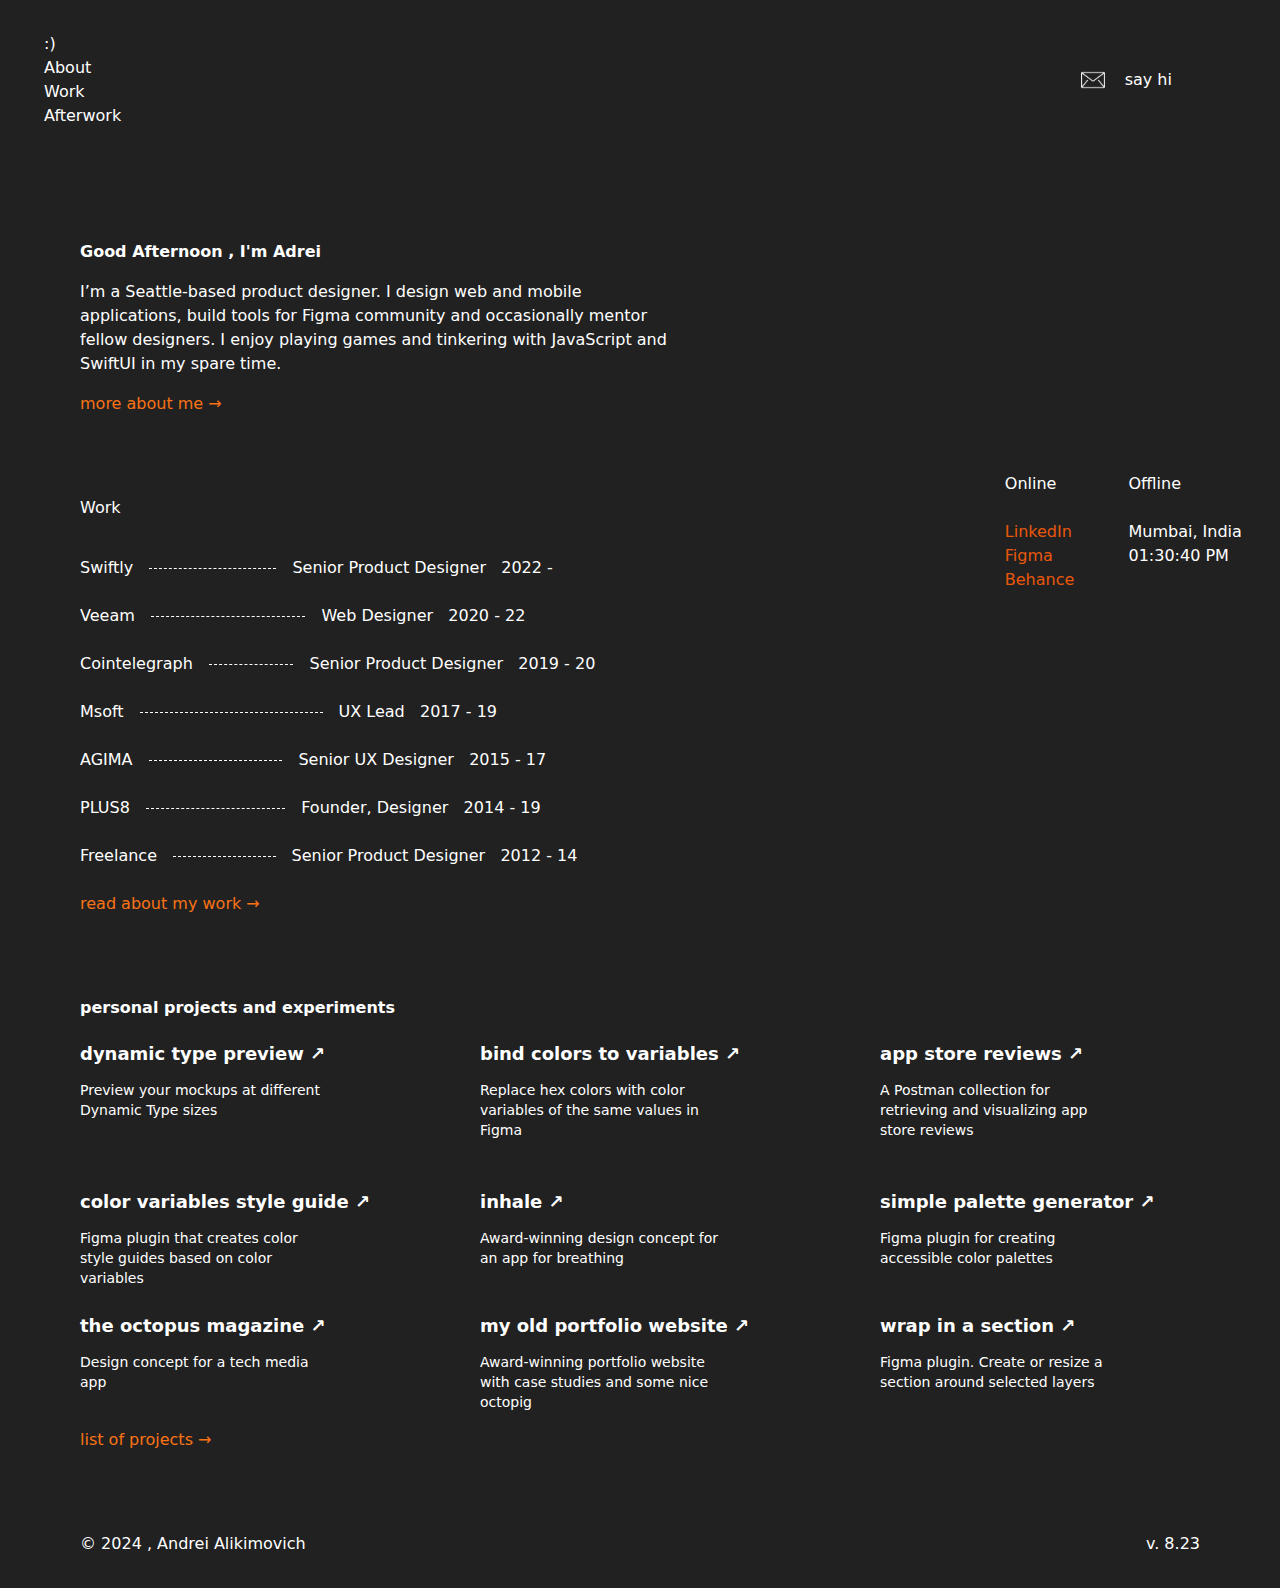
<file: src/index.html>
<!doctype html>
<html>
<head>
  <meta charset="UTF-8">
  <meta name="viewport" content="width=device-width, initial-scale=1.0">
  <title>Andrei Alikimovich</title>
  <link rel="icon" href="https://png.pngtree.com/template/20190905/ourmid/pngtree-a-logo-simple-and-minimalistic-image_301991.jpg"  >
  <link href="./output.css" rel="stylesheet">
</head>
<body class="bg-[#212121] min-h-[100vh] w-[100%]  text-white">
    
    <div class="md:px-6  ml-3 md:ml-5 mb-6   ">
<header class="grid grid-cols-6 gap-x-[2rem] gap-y-[12rem]  py-8  ">
<nav class="block sm:justify-start" >
<ul class="list-none ">
<li>
    <a href="index.html">:)</a>
</li>
<li >
<a href="about.html">
About
</a>
</li>
<li >
    <a href="work.html">
    Work
    </a>
    </li>
    <li >
        <a href="/afterwork">
        Afterwork
        </a>
        </li>
</ul>
</nav>
<div class="md:inline-flex md:justify-start  " style="grid-column-start: -2;">
    <a href="mailto:hi@alikimovich.com" target="_blank" class="flex items-center gap-2">
        <img src="mail.png" class="h-6 w-6 " style="filter: invert(1);"> 
        <p class="ml-3">say hi</p>
    </a>
</div>

</header>
    </div>
    <main class="grid md:mt-20 ml-6 md:ml-20
      ">
<div >
    <h1 class="font-bold">Good Afternoon 
       
        , I'm Adrei
    </h1>
<p class="md:w-[50%] mt-4">
    I’m a Seattle-based product designer. I design web and mobile applications, build tools for Figma community and occasionally mentor fellow designers. I enjoy playing games and tinkering with JavaScript and SwiftUI in my spare time.
</p>

<p class="mt-4 text-orange-500 hover:underline">
    <a href="about.html">more about me
        →
    </a>

</p>

</div>

<div class="grid md:grid-cols-2 row-start-2">
    <!-- Left Grid for Work Section -->
    <div class="col-span-1">
        <div class="grid gap-4">
            <h2 class="mb-5 mt-20">Work</h2>
            <!-- Work Experience Items -->
            <div class="flex justify-between items-center self-stretch mb-2 gap-4">
                <h3>Swiftly</h3>
                <hr class="flex-grow flex-shrink-0 flex-basis-0" style="border-top: 1px dashed white;" />
                <div class="flex items-center self-stretch flex-grow flex-shrink-0 flex-basis-0">
                    <span>Senior Product Designer</span>
                    &nbsp;
&nbsp;
                    <span>2022 - </span>
                </div>
            </div>

            <div class="flex justify-between items-center self-stretch mb-2 gap-4">
                <h3>Veeam</h3>
                <hr class="flex-grow flex-shrink-0 flex-basis-0" style="border-top: 1px dashed white;" />
                <div class="flex items-center self-stretch flex-grow flex-shrink-0 flex-basis-0 ">
                    <span>Web Designer</span>
                    &nbsp;
&nbsp;
                    <span>2020 - 22</span>
                </div>
            </div>

            <div class="flex justify-between items-center self-stretch mb-2 gap-4">
                <h3>Cointelegraph</h3>
                <hr class="flex-grow flex-shrink-0 flex-basis-0" style="border-top: 1px dashed white;" />
                <div class="flex items-center self-stretch flex-grow flex-shrink-0 flex-basis-0 ">
                    <span>Senior Product Designer</span>
                    &nbsp;
&nbsp;
                    <span>2019 - 20</span>
                </div>
            </div>

            <div class="flex justify-between items-center self-stretch mb-2 gap-4">
                <h3>Msoft</h3>
                <hr class="flex-grow flex-shrink-0 flex-basis-0" style="border-top: 1px dashed white;"/>
                <div class="flex items-center self-stretch flex-grow flex-shrink-0 flex-basis-0 ">
                    <span>UX Lead</span>
                    &nbsp;
&nbsp;
                    <span>2017 - 19</span>
                </div>
            </div>

            <div class="flex justify-between items-center self-stretch mb-2 gap-4">
                <h3>AGIMA</h3>
                <hr class="flex-grow flex-shrink-0 flex-basis-0" style="border-top: 1px dashed white;" />
                <div class="flex items-center self-stretch flex-grow flex-shrink-0 flex-basis-0 ">
                    <span>Senior UX Designer</span>
                    &nbsp;
&nbsp;
                    <span>2015 - 17</span>
                </div>
            </div>

            <div class="flex justify-between items-center self-stretch mb-2 gap-4">
                <h3>PLUS8</h3>
                <hr class="flex-grow flex-shrink-0 flex-basis-0" style="border-top: 1px dashed white;" />
                <div class="flex items-center self-stretch flex-grow flex-shrink-0 flex-basis-0 ">
                    <span>Founder, Designer</span>
                    &nbsp;
&nbsp;
                    <span>2014 - 19</span>
                </div>
            </div>

            <div class="flex justify-between items-center self-stretch mb-2 gap-4">
                <h3>Freelance</h3>
                <hr class="flex-grow flex-shrink-0 flex-basis-0" style="border-top: 1px dashed white;" />
                <div class="flex items-center self-stretch flex-grow flex-shrink-0 flex-basis-0 ">
                    <span>Senior Product Designer</span>
                    &nbsp;
&nbsp;
                    <span>2012 - 14</span>
                </div>
            </div>
        </div>
        <p class="mt-4 text-orange-500 hover:underline">
            <a href="work.html">read about my work
                →
            </a>
        
        </p>
        
    </div>
    

    <!-- Right Grid for Online and Offline Sections -->
    <div class="mt-10  ">
        <div class="grid gap-4 ">
            <!-- Online Section -->
            <div class="grid row-start-2 md:col-start-7 ">
                <h2 class="mb-6">Online</h2>
                <ul class="list-none">
                    <li class="text-orange-600"><a href="https://www.linkedin.com/in/alikimovich/" target="_blank" class="accent   paragraph svelte-nhcyw3" rel="noopener noreferrer"> LinkedIn</a></li>
                    <li class="text-orange-600"><a href="https://www.figma.com/@lkmvch" target="_blank" class="accent   paragraph svelte-nhcyw3" rel="noopener noreferrer"> Figma</a></li>
                    <li class="text-orange-600"><a href="https://www.behance.net/alikimovich" target="_blank" class="accent   paragraph svelte-nhcyw3" rel="noopener noreferrer"> Behance</a></li>
                </ul>
    </div>

            <!-- Offline Section -->
            <div class="grid row-start-2 md:col-start-8">
                <h2 class="mb-0 mt-0">Offline</h2>
                <ul class="list-none m-0 p-0">
                    <li>Mumbai, India</li>
                    <div id="timer"></div>
                </ul>
                
            </div>
        </div>
    </div>
</div>




<div class="mt-20 mb-5">
<h1 class="font-bold"> personal projects and experiments</h1>
</div>
<div class="grid md:grid-cols-3">
  
    <!-- Project 1 -->
    <div class="mb-6" >
        <a href="#" class="text-lg font-bold hover:underline">dynamic type preview &nearr;</a>
        <p class="text-sm md:w-[60%] mt-3">Preview your mockups at different Dynamic Type sizes</p>
    </div>
    <div class="mb-6" >
        <a href="#" class="text-lg font-bold hover:underline">bind colors to variables &nearrow; </a>
        <p class="text-sm md:w-[60%] mt-3">Replace hex colors with color variables of the same values in Figma</p>
    </div>
    <div >
        <a href="#" class="text-lg font-bold hover:underline">app store reviews &nearr;</a>
        <p class="text-sm md:w-[60%] mt-3">A Postman collection for retrieving and visualizing app store reviews</p>
    </div>
    <div class="pt-6">
        <a href="#" class="text-lg font-bold hover:underline">color variables style guide &nearr;</a>
        <p class="text-sm md:w-[60%] mt-3">Figma plugin that creates color style guides based on color variables</p>
    </div>
    <div class=" pt-6">
        <a href="#" class="text-lg font-bold hover:underline">inhale &nearr;</a>
        <p class="text-sm md:w-[60%] mt-3">Award-winning design concept for an app for breathing</p>
    </div>
    <div class=" pt-6">
        <a href="#" class="text-lg font-bold hover:underline">simple palette generator &nearr;</a>
        <p class="text-sm md:w-[60%] mt-3">Figma plugin for creating accessible color palettes</p>
    </div>
    <div class=" pt-6">
        <a href="#" class="text-lg font-bold hover:underline">the octopus magazine &nearr; </a>
        <p class="text-sm md:w-[60%] mt-3">Design concept for a tech media app</p>
    </div>
    <div class=" pt-6">
        <a href="#" class="text-lg font-bold hover:underline">my old portfolio website &nearr;</a>
        <p class="text-sm md:w-[60%] mt-3">Award-winning portfolio website with case studies and some nice octopig</p>
    </div>
    <div class=" pt-6">
        <a href="#" class="text-lg font-bold hover:underline">wrap in a section &nearr; </a>
        <p class="text-sm md:w-[60%] mt-3">Figma plugin. Create or resize a section around selected layers</p>
    </div>
    <p class="mt-4 text-orange-500 hover:underline">
        <a href="/projects">list of projects
            →
        </a>
    
    </p>
</div>



  
    </main>
 

    <footer class="flex mt-20 md:ml-20 ml-4 md:mr-20 justify-between mb-8">
<div>
    © 
    <span class="mono">2024</span>
    , Andrei Alikimovich
</div>
<div>
    <span class="mono">v. 8.23</span>
</div>
    </footer>
    <script>
        function updateTime() {
            // Get the current time
            let now = new Date();
            
            // Extract hours, minutes, and seconds
            let hours = now.getHours().toString().padStart(2, '0');
            let minutes = now.getMinutes().toString().padStart(2, '0');
            let seconds = now.getSeconds().toString().padStart(2, '0');
            
            // Determine if it's AM or PM
            let period = (now.getHours() >= 12) ? 'PM' : 'AM';
            
            // Convert 24-hour format to 12-hour format
            hours = (hours > 12) ? (hours - 12).toString().padStart(2, '0') : hours;
            
            // Update the timer display
            document.getElementById('timer').textContent = hours + ':' + minutes + ':' + seconds + ' ' + period;
        }
        
        // Update the time every second
        setInterval(updateTime, 1000);
        
        // Initial call to display the time immediately
        updateTime();
        </script>
</body>
</html>
</file>
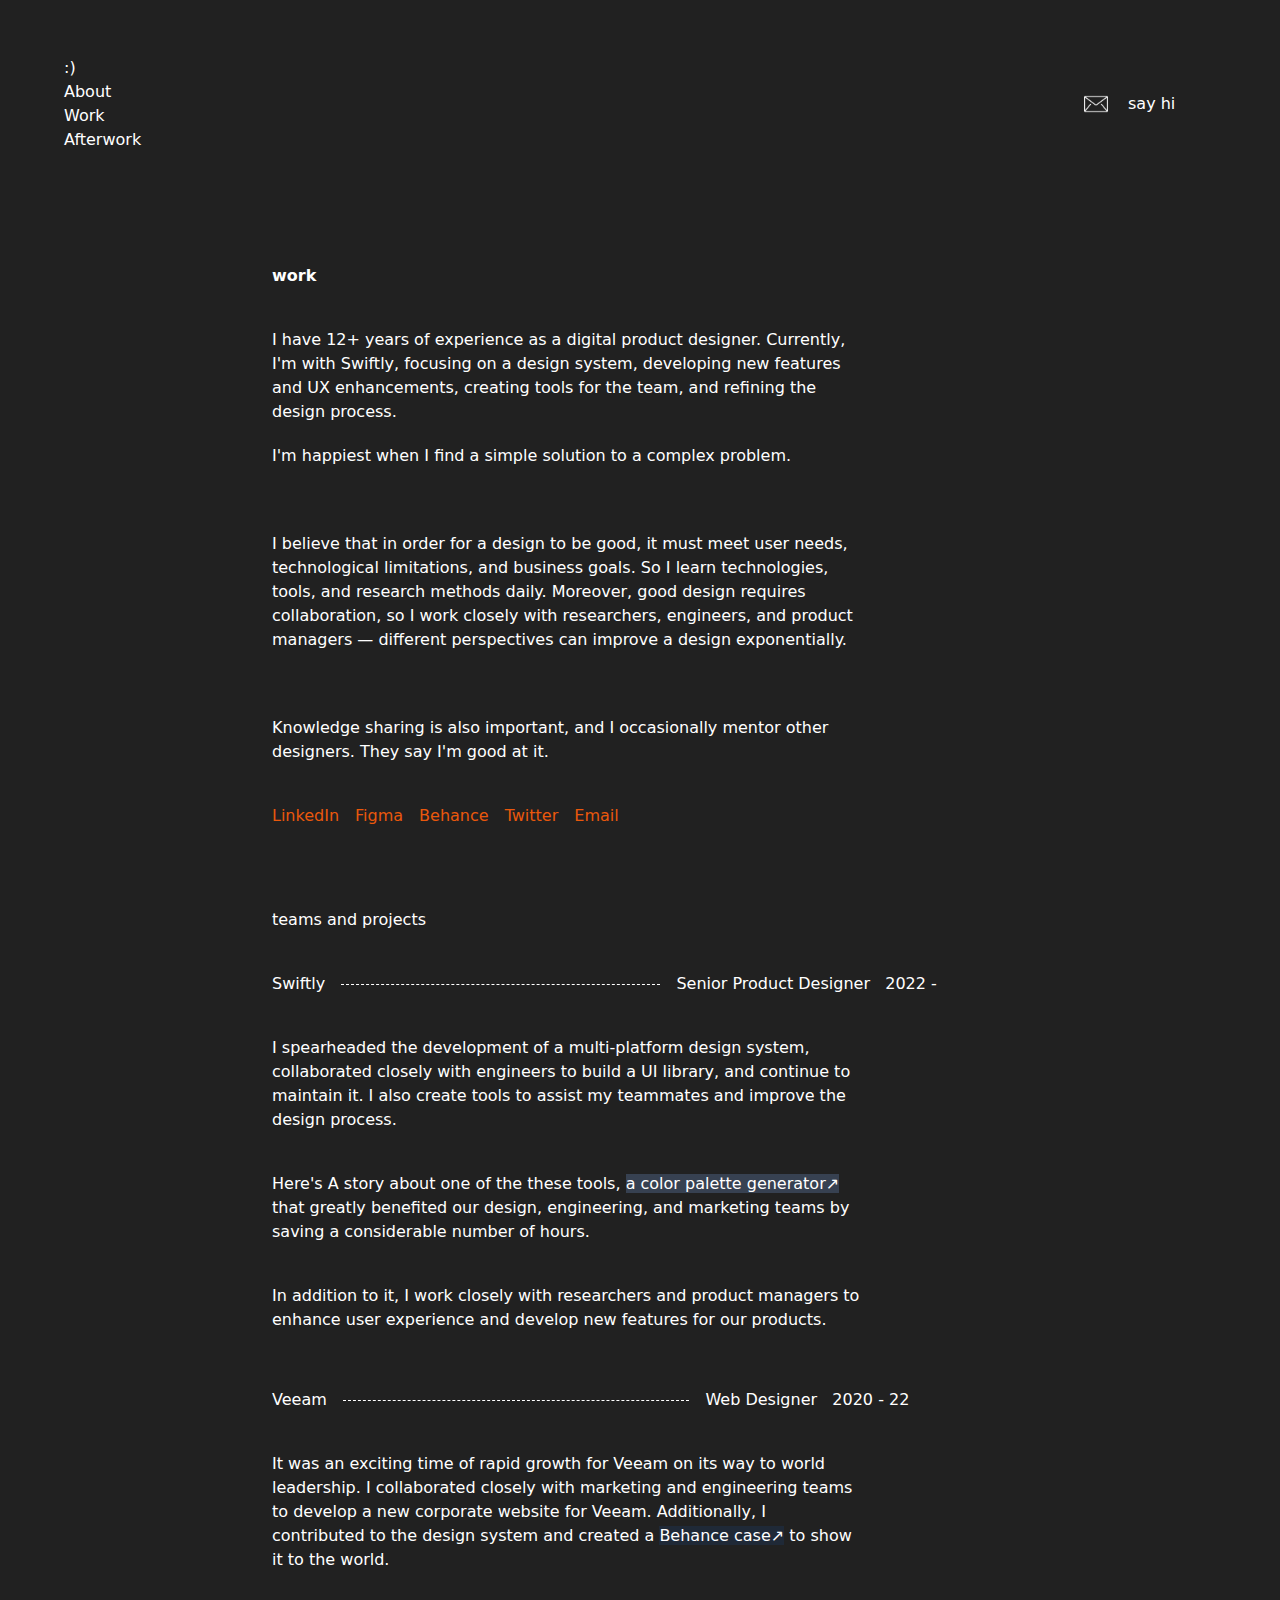
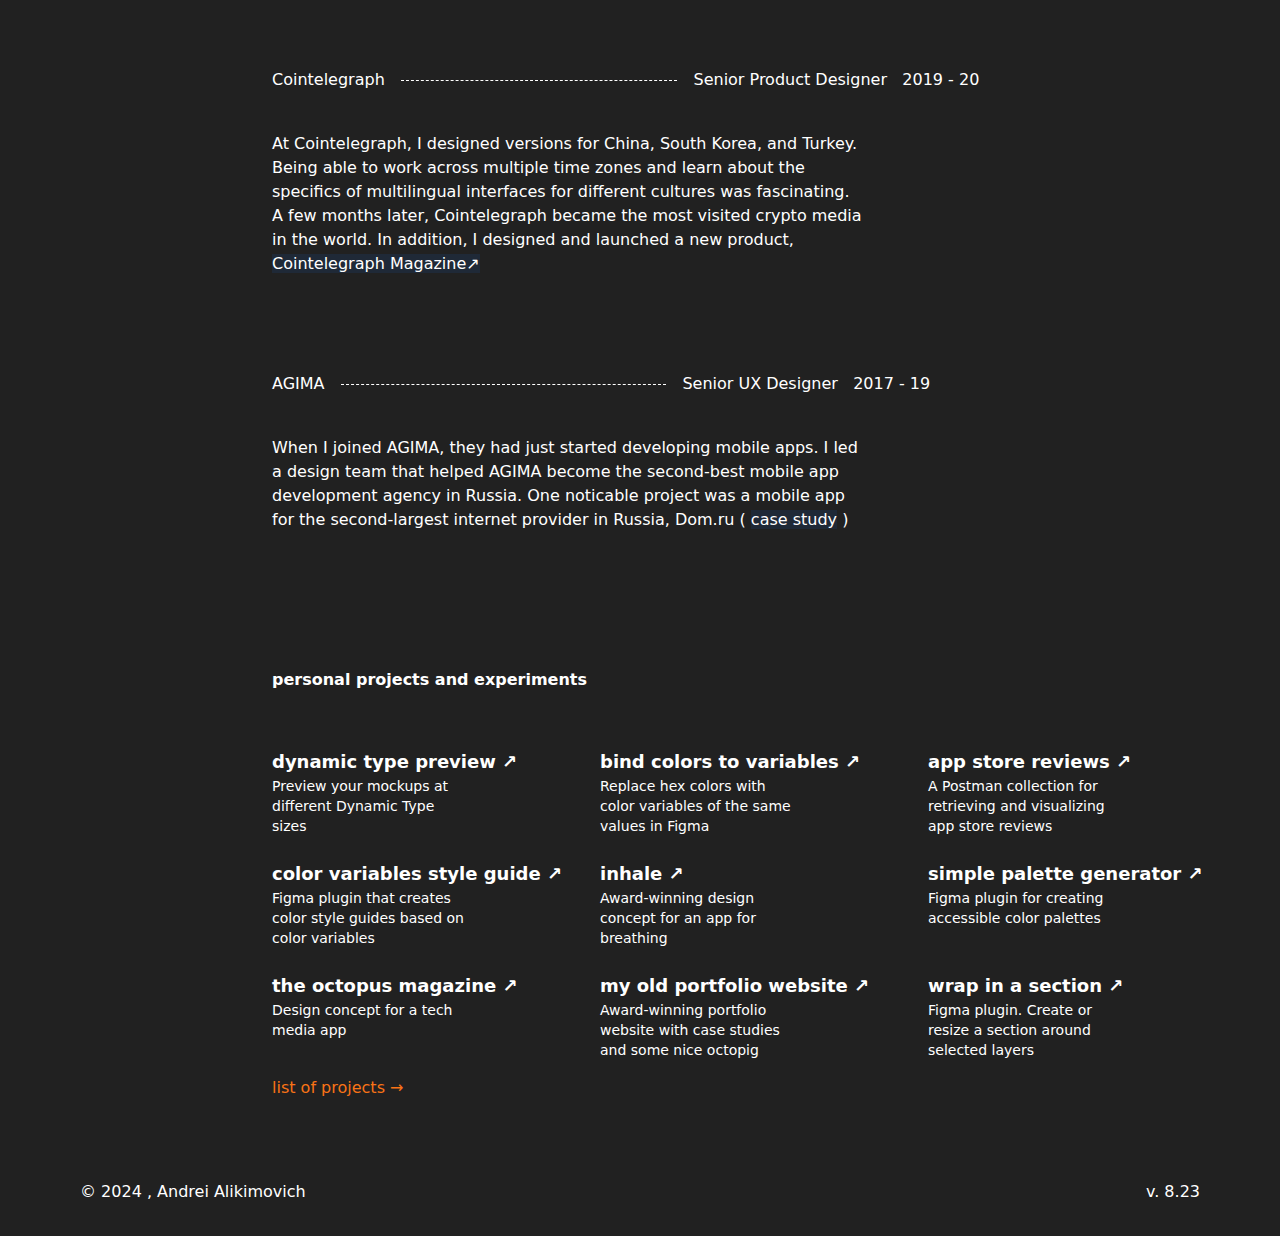
<file: src/work.html>
<!doctype html>
<html>
<head>
  <meta charset="UTF-8">
  <meta name="viewport" content="width=device-width, initial-scale=1.0">
  <title>Andrei Alikimovich</title>
  <link rel="icon" href="https://png.pngtree.com/template/20190905/ourmid/pngtree-a-logo-simple-and-minimalistic-image_301991.jpg"  >
  <link href="./output.css" rel="stylesheet">
</head>
<body class="bg-[#212121] min-h-[100vh] w-[100%] m-0 text-white ">
    <div class="px-6 mt-6 ml-10 mb-6">
    <header class="grid grid-cols-6 gap-x-[2rem] gap-y-[12rem] justify-center py-8 px-0  ">
        <nav class="block" >
        <ul class="list-none">
        <li>
            <a href="/">:)</a>
        </li>
        <li >
        <a href="about.html">
        About
        </a>
        </li>
        <li >
            <a href="/work">
            Work
            </a>
            </li>
            <li >
                <a href="/afterwork">
                Afterwork
                </a>
                </li>
        </ul>
        </nav>
        <div class="inline-flex justify-start" style="grid-column-start: -2;">
            <a href="mailto:hi@alikimovich.com" target="_blank" class="flex items-center gap-2">
                <img src="mail.png" class="h-6 w-6" style="filter: invert(1);"> 
                <p class="ml-3">say hi</p>
            </a>
        </div>
        
        </header>
        <main class="grid row-start-1 grid-cols-[12rem] gap-x-4">
            <div class="col-start-2 col-span-4">
                <h1 class="mt-20 mb-10 font-bold">work</h1>
                
                <p class="w-[60%]">I have 12+ years of experience as a digital product designer. Currently,
                    I'm with <span id="tooltip" class="mt-10">
                        <span aria-label="<p >A unicorn startup, Swiftly is an innovative technology platform that empowers retailers by providing them with the same digital tools utilized by large retail chains and e-commerce industry leaders.</p><a href=&quot;https://www.swiftly.com/&quot; alt=&quot;website&quot; target=&quot;_blank&quot; rel=&quot;noopener noreferrer&quot;>website<span class='mono'>↗︎</span></a>" title="" aria-expanded="false">Swiftly</span></span>, focusing on a design system, developing new features and UX enhancements,
                    creating tools for the team, and refining the design process.</p>
                    <p class="mt-5">I'm happiest when I find a simple solution to a complex problem.</p>

                    <p class="mt-16 w-[60%]">
                        I believe that in order for a design to be good, it must meet user needs,
    technological limitations, and business goals. So I learn technologies,
    tools, and research methods daily. Moreover, good design requires
    collaboration, so I work closely with researchers, engineers, and product
    managers — different perspectives can improve a design exponentially.
                    </p>

                    <p class="mt-16 w-[60%]">
                        Knowledge sharing is also important, and I occasionally mentor other
                        designers. They say I'm good at it.
                    </p>

                    <div class="flex flex-wrap gap-4 mt-10">
                        <a href="https://www.linkedin.com/in/alikimovich/" target="_blank" class="text-orange-600" rel="noopener noreferrer"> LinkedIn</a>
                        <a href="https://www.figma.com/@lkmvch" target="_blank" class="text-orange-600" rel="noopener noreferrer"> Figma</a>
                        <a href="https://www.behance.net/alikimovich" target="_blank" class="text-orange-600" rel="noopener noreferrer"> Behance</a>
                        <a href="https://twitter.com/lkmvch" target="_blank" class="text-orange-600" rel="noopener noreferrer"> Twitter</a>
                        <a href="mailto:hi@alikimovich.com" target="_blank" class="text-orange-600" rel="noopener noreferrer"> Email</a>
                    </div>

                    <div class="grid row-start-2 columns-2 col-span-4 mt-20">
                        <h2>teams and projects</h2>
                        <div class="grid gap-y-4">
<div>
    <div class="flex justify-between items-center self-stretch gap-4 mt-10">
<h3>Swiftly</h3>
<hr class="flex-grow flex-shrink-0 flex-basis-0" style="border-top: 1px dashed white;" />
<div class="flex items-center self-stretch flex-grow flex-shrink-0 flex-basis-0">
    <span>Senior Product Designer</span>
    &nbsp;
&nbsp;
    <span>2022 - </span>
</div>
    </div>
    <p class="w-[60%] mt-10 mb-10">I spearheaded the development of a multi-platform design system,
        collaborated closely with engineers to build a UI library, and continue
        to maintain it. I also create tools to assist my teammates and improve
        the design process.</p>

        <p class="w-[60%]">Here's  <a>A story about one of the these tools, </a><a href="https://www.figma.com/community/plugin/1188272907622673567/Simple-Palette-Generator" class="bg-gray-700" target="_blank" class="  in-text paragraph svelte-nhcyw3" rel="noopener noreferrer"> a color palette generator<span class="mono">↗︎</span></a> that greatly benefited our design, engineering, and marketing teams by saving a considerable number of hours.</p>
<p class="w-[60%] mt-10">In addition to it, I work closely with researchers and product managers
    to enhance user experience and develop new features for our products.</p>
</div>
                        

<div class="grid gap-y-4">
    <div>
        <div class="flex justify-between items-center self-stretch gap-4 mt-10">
    <h3>Veeam</h3>
    <hr class="flex-grow flex-shrink-0 flex-basis-0" style="border-top: 1px dashed white;" />
    <div class="flex items-center self-stretch flex-grow flex-shrink-0 flex-basis-0">
        <span>Web Designer</span>
        &nbsp;
    &nbsp;
        <span>2020 - 22 </span>
    </div>
        </div>
        <p class="w-[60%] mt-10 mb-10">It was an exciting time of rapid growth for Veeam on its way to world
            leadership. I collaborated closely with marketing and engineering teams
            to develop a new corporate website for Veeam. Additionally, I
            contributed to the design system and created a

            <a class="bg-gray-800" href="https://www.behance.net/gallery/110687215/Veeam-Design-System" target="_blank" class="  in-text paragraph svelte-nhcyw3" rel="noopener noreferrer"> Behance case<span class="mono">↗︎</span></a>
            to show it to the world.
            </p>
    
            
    </div>


    <div class="grid gap-y-4">
        <div>
            <div class="flex justify-between items-center self-stretch gap-4 mt-10">
        <h3>Cointelegraph</h3>
        <hr class="flex-grow flex-shrink-0 flex-basis-0" style="border-top: 1px dashed white;" />
        <div class="flex items-center self-stretch flex-grow flex-shrink-0 flex-basis-0">
            <span>Senior Product Designer</span>
            &nbsp;
        &nbsp;
            <span>2019 - 20</span>
        </div>
            </div>
            <p class="w-[60%] mt-10 mb-10">At Cointelegraph, I designed versions for China, South Korea, and
                Turkey. Being able to work across multiple time zones and learn about
                the specifics of multilingual interfaces for different cultures was
                fascinating. A few months later, Cointelegraph became the most visited
                crypto media in the world. In addition, I designed and launched a new
                product, 
    
                <a class="bg-gray-800" href="https://cointelegraph.com/magazine" target="_blank" class="  in-text paragraph svelte-nhcyw3" rel="noopener noreferrer"> Cointelegraph Magazine<span class="mono">↗︎</span></a>
             
                </p>
        
                
        </div>
    
        <div class="grid gap-y-4">
            <div>
                <div class="flex justify-between items-center self-stretch gap-4 mt-10">
            <h3>AGIMA</h3>
            <hr class="flex-grow flex-shrink-0 flex-basis-0" style="border-top: 1px dashed white;" />
            <div class="flex items-center self-stretch flex-grow flex-shrink-0 flex-basis-0">
                <span>Senior UX Designer</span>
                &nbsp;
            &nbsp;
                <span>2017 - 19</span>
            </div>
                </div>
                <p class="w-[60%] mt-10 mb-10">When I joined AGIMA, they had just started developing mobile apps. I led
                    a design team that helped AGIMA become the second-best mobile app
                    development agency in Russia. One noticable project was a mobile app for
                    the second-largest internet provider in Russia, Dom.ru ( <a class="bg-gray-800" href="/work/domru" class="  in-text paragraph svelte-nhcyw3"> case study</a> )
        
                    
                 
                    </p>
            
                    
                    
            </div>


</div>





                        
                        
                    </div>

                    
            </div>
          


            <div class="mt-20 mb-10">
                <h1 class="font-bold"> personal projects and experiments</h1>
                </div>
                <div class="grid grid-cols-3">
                  
                    <!-- Project 1 -->
                    <div >
                        <a href="#" class="text-lg font-bold hover:underline">dynamic type preview &nearr;</a>
                        <p class="text-sm w-[60%]">Preview your mockups at different Dynamic Type sizes</p>
                    </div>
                    <div >
                        <a href="#" class="text-lg font-bold hover:underline">bind colors to variables &nearrow; </a>
                        <p class="text-sm w-[60%]">Replace hex colors with color variables of the same values in Figma</p>
                    </div>
                    <div >
                        <a href="#" class="text-lg font-bold hover:underline">app store reviews &nearr;</a>
                        <p class="text-sm w-[60%]">A Postman collection for retrieving and visualizing app store reviews</p>
                    </div>
                    <div class="pt-6">
                        <a href="#" class="text-lg font-bold hover:underline">color variables style guide &nearr;</a>
                        <p class="text-sm w-[60%]">Figma plugin that creates color style guides based on color variables</p>
                    </div>
                    <div class=" pt-6">
                        <a href="#" class="text-lg font-bold hover:underline">inhale &nearr;</a>
                        <p class="text-sm w-[60%]">Award-winning design concept for an app for breathing</p>
                    </div>
                    <div class=" pt-6">
                        <a href="#" class="text-lg font-bold hover:underline">simple palette generator &nearr;</a>
                        <p class="text-sm w-[60%]">Figma plugin for creating accessible color palettes</p>
                    </div>
                    <div class=" pt-6">
                        <a href="#" class="text-lg font-bold hover:underline">the octopus magazine &nearr; </a>
                        <p class="text-sm w-[60%]">Design concept for a tech media app</p>
                    </div>
                    <div class=" pt-6">
                        <a href="#" class="text-lg font-bold hover:underline">my old portfolio website &nearr;</a>
                        <p class="text-sm w-[60%]">Award-winning portfolio website with case studies and some nice octopig</p>
                    </div>
                    <div class=" pt-6">
                        <a href="#" class="text-lg font-bold hover:underline">wrap in a section &nearr; </a>
                        <p class="text-sm w-[60%]">Figma plugin. Create or resize a section around selected layers</p>
                    </div>
                    <p class="mt-4 text-orange-500 hover:underline">
                        <a href="/projects">list of projects
                            →
                        </a>
                    
                    </p>
                </div>
        </main>

</div>

<footer class="flex mt-20 ml-20 mr-20 justify-between mb-8">
    <div>
        © 
        <span class="mono">2024</span>
        , Andrei Alikimovich
    </div>
    <div>
        <span class="mono">v. 8.23</span>
    </div>
        </footer>
</body>
</html>
</file>
<file: src/output.css>
/*
! tailwindcss v3.4.1 | MIT License | https://tailwindcss.com
*/

/*
1. Prevent padding and border from affecting element width. (https://github.com/mozdevs/cssremedy/issues/4)
2. Allow adding a border to an element by just adding a border-width. (https://github.com/tailwindcss/tailwindcss/pull/116)
*/

*,
::before,
::after {
  box-sizing: border-box;
  /* 1 */
  border-width: 0;
  /* 2 */
  border-style: solid;
  /* 2 */
  border-color: #e5e7eb;
  /* 2 */
}

::before,
::after {
  --tw-content: '';
}

/*
1. Use a consistent sensible line-height in all browsers.
2. Prevent adjustments of font size after orientation changes in iOS.
3. Use a more readable tab size.
4. Use the user's configured `sans` font-family by default.
5. Use the user's configured `sans` font-feature-settings by default.
6. Use the user's configured `sans` font-variation-settings by default.
7. Disable tap highlights on iOS
*/

html,
:host {
  line-height: 1.5;
  /* 1 */
  -webkit-text-size-adjust: 100%;
  /* 2 */
  -moz-tab-size: 4;
  /* 3 */
  -o-tab-size: 4;
     tab-size: 4;
  /* 3 */
  font-family: ui-sans-serif, system-ui, sans-serif, "Apple Color Emoji", "Segoe UI Emoji", "Segoe UI Symbol", "Noto Color Emoji";
  /* 4 */
  font-feature-settings: normal;
  /* 5 */
  font-variation-settings: normal;
  /* 6 */
  -webkit-tap-highlight-color: transparent;
  /* 7 */
}

/*
1. Remove the margin in all browsers.
2. Inherit line-height from `html` so users can set them as a class directly on the `html` element.
*/

body {
  margin: 0;
  /* 1 */
  line-height: inherit;
  /* 2 */
}

/*
1. Add the correct height in Firefox.
2. Correct the inheritance of border color in Firefox. (https://bugzilla.mozilla.org/show_bug.cgi?id=190655)
3. Ensure horizontal rules are visible by default.
*/

hr {
  height: 0;
  /* 1 */
  color: inherit;
  /* 2 */
  border-top-width: 1px;
  /* 3 */
}

/*
Add the correct text decoration in Chrome, Edge, and Safari.
*/

abbr:where([title]) {
  -webkit-text-decoration: underline dotted;
          text-decoration: underline dotted;
}

/*
Remove the default font size and weight for headings.
*/

h1,
h2,
h3,
h4,
h5,
h6 {
  font-size: inherit;
  font-weight: inherit;
}

/*
Reset links to optimize for opt-in styling instead of opt-out.
*/

a {
  color: inherit;
  text-decoration: inherit;
}

/*
Add the correct font weight in Edge and Safari.
*/

b,
strong {
  font-weight: bolder;
}

/*
1. Use the user's configured `mono` font-family by default.
2. Use the user's configured `mono` font-feature-settings by default.
3. Use the user's configured `mono` font-variation-settings by default.
4. Correct the odd `em` font sizing in all browsers.
*/

code,
kbd,
samp,
pre {
  font-family: ui-monospace, SFMono-Regular, Menlo, Monaco, Consolas, "Liberation Mono", "Courier New", monospace;
  /* 1 */
  font-feature-settings: normal;
  /* 2 */
  font-variation-settings: normal;
  /* 3 */
  font-size: 1em;
  /* 4 */
}

/*
Add the correct font size in all browsers.
*/

small {
  font-size: 80%;
}

/*
Prevent `sub` and `sup` elements from affecting the line height in all browsers.
*/

sub,
sup {
  font-size: 75%;
  line-height: 0;
  position: relative;
  vertical-align: baseline;
}

sub {
  bottom: -0.25em;
}

sup {
  top: -0.5em;
}

/*
1. Remove text indentation from table contents in Chrome and Safari. (https://bugs.chromium.org/p/chromium/issues/detail?id=999088, https://bugs.webkit.org/show_bug.cgi?id=201297)
2. Correct table border color inheritance in all Chrome and Safari. (https://bugs.chromium.org/p/chromium/issues/detail?id=935729, https://bugs.webkit.org/show_bug.cgi?id=195016)
3. Remove gaps between table borders by default.
*/

table {
  text-indent: 0;
  /* 1 */
  border-color: inherit;
  /* 2 */
  border-collapse: collapse;
  /* 3 */
}

/*
1. Change the font styles in all browsers.
2. Remove the margin in Firefox and Safari.
3. Remove default padding in all browsers.
*/

button,
input,
optgroup,
select,
textarea {
  font-family: inherit;
  /* 1 */
  font-feature-settings: inherit;
  /* 1 */
  font-variation-settings: inherit;
  /* 1 */
  font-size: 100%;
  /* 1 */
  font-weight: inherit;
  /* 1 */
  line-height: inherit;
  /* 1 */
  color: inherit;
  /* 1 */
  margin: 0;
  /* 2 */
  padding: 0;
  /* 3 */
}

/*
Remove the inheritance of text transform in Edge and Firefox.
*/

button,
select {
  text-transform: none;
}

/*
1. Correct the inability to style clickable types in iOS and Safari.
2. Remove default button styles.
*/

button,
[type='button'],
[type='reset'],
[type='submit'] {
  -webkit-appearance: button;
  /* 1 */
  background-color: transparent;
  /* 2 */
  background-image: none;
  /* 2 */
}

/*
Use the modern Firefox focus style for all focusable elements.
*/

:-moz-focusring {
  outline: auto;
}

/*
Remove the additional `:invalid` styles in Firefox. (https://github.com/mozilla/gecko-dev/blob/2f9eacd9d3d995c937b4251a5557d95d494c9be1/layout/style/res/forms.css#L728-L737)
*/

:-moz-ui-invalid {
  box-shadow: none;
}

/*
Add the correct vertical alignment in Chrome and Firefox.
*/

progress {
  vertical-align: baseline;
}

/*
Correct the cursor style of increment and decrement buttons in Safari.
*/

::-webkit-inner-spin-button,
::-webkit-outer-spin-button {
  height: auto;
}

/*
1. Correct the odd appearance in Chrome and Safari.
2. Correct the outline style in Safari.
*/

[type='search'] {
  -webkit-appearance: textfield;
  /* 1 */
  outline-offset: -2px;
  /* 2 */
}

/*
Remove the inner padding in Chrome and Safari on macOS.
*/

::-webkit-search-decoration {
  -webkit-appearance: none;
}

/*
1. Correct the inability to style clickable types in iOS and Safari.
2. Change font properties to `inherit` in Safari.
*/

::-webkit-file-upload-button {
  -webkit-appearance: button;
  /* 1 */
  font: inherit;
  /* 2 */
}

/*
Add the correct display in Chrome and Safari.
*/

summary {
  display: list-item;
}

/*
Removes the default spacing and border for appropriate elements.
*/

blockquote,
dl,
dd,
h1,
h2,
h3,
h4,
h5,
h6,
hr,
figure,
p,
pre {
  margin: 0;
}

fieldset {
  margin: 0;
  padding: 0;
}

legend {
  padding: 0;
}

ol,
ul,
menu {
  list-style: none;
  margin: 0;
  padding: 0;
}

/*
Reset default styling for dialogs.
*/

dialog {
  padding: 0;
}

/*
Prevent resizing textareas horizontally by default.
*/

textarea {
  resize: vertical;
}

/*
1. Reset the default placeholder opacity in Firefox. (https://github.com/tailwindlabs/tailwindcss/issues/3300)
2. Set the default placeholder color to the user's configured gray 400 color.
*/

input::-moz-placeholder, textarea::-moz-placeholder {
  opacity: 1;
  /* 1 */
  color: #9ca3af;
  /* 2 */
}

input::placeholder,
textarea::placeholder {
  opacity: 1;
  /* 1 */
  color: #9ca3af;
  /* 2 */
}

/*
Set the default cursor for buttons.
*/

button,
[role="button"] {
  cursor: pointer;
}

/*
Make sure disabled buttons don't get the pointer cursor.
*/

:disabled {
  cursor: default;
}

/*
1. Make replaced elements `display: block` by default. (https://github.com/mozdevs/cssremedy/issues/14)
2. Add `vertical-align: middle` to align replaced elements more sensibly by default. (https://github.com/jensimmons/cssremedy/issues/14#issuecomment-634934210)
   This can trigger a poorly considered lint error in some tools but is included by design.
*/

img,
svg,
video,
canvas,
audio,
iframe,
embed,
object {
  display: block;
  /* 1 */
  vertical-align: middle;
  /* 2 */
}

/*
Constrain images and videos to the parent width and preserve their intrinsic aspect ratio. (https://github.com/mozdevs/cssremedy/issues/14)
*/

img,
video {
  max-width: 100%;
  height: auto;
}

/* Make elements with the HTML hidden attribute stay hidden by default */

[hidden] {
  display: none;
}

*, ::before, ::after {
  --tw-border-spacing-x: 0;
  --tw-border-spacing-y: 0;
  --tw-translate-x: 0;
  --tw-translate-y: 0;
  --tw-rotate: 0;
  --tw-skew-x: 0;
  --tw-skew-y: 0;
  --tw-scale-x: 1;
  --tw-scale-y: 1;
  --tw-pan-x:  ;
  --tw-pan-y:  ;
  --tw-pinch-zoom:  ;
  --tw-scroll-snap-strictness: proximity;
  --tw-gradient-from-position:  ;
  --tw-gradient-via-position:  ;
  --tw-gradient-to-position:  ;
  --tw-ordinal:  ;
  --tw-slashed-zero:  ;
  --tw-numeric-figure:  ;
  --tw-numeric-spacing:  ;
  --tw-numeric-fraction:  ;
  --tw-ring-inset:  ;
  --tw-ring-offset-width: 0px;
  --tw-ring-offset-color: #fff;
  --tw-ring-color: rgb(59 130 246 / 0.5);
  --tw-ring-offset-shadow: 0 0 #0000;
  --tw-ring-shadow: 0 0 #0000;
  --tw-shadow: 0 0 #0000;
  --tw-shadow-colored: 0 0 #0000;
  --tw-blur:  ;
  --tw-brightness:  ;
  --tw-contrast:  ;
  --tw-grayscale:  ;
  --tw-hue-rotate:  ;
  --tw-invert:  ;
  --tw-saturate:  ;
  --tw-sepia:  ;
  --tw-drop-shadow:  ;
  --tw-backdrop-blur:  ;
  --tw-backdrop-brightness:  ;
  --tw-backdrop-contrast:  ;
  --tw-backdrop-grayscale:  ;
  --tw-backdrop-hue-rotate:  ;
  --tw-backdrop-invert:  ;
  --tw-backdrop-opacity:  ;
  --tw-backdrop-saturate:  ;
  --tw-backdrop-sepia:  ;
}

::backdrop {
  --tw-border-spacing-x: 0;
  --tw-border-spacing-y: 0;
  --tw-translate-x: 0;
  --tw-translate-y: 0;
  --tw-rotate: 0;
  --tw-skew-x: 0;
  --tw-skew-y: 0;
  --tw-scale-x: 1;
  --tw-scale-y: 1;
  --tw-pan-x:  ;
  --tw-pan-y:  ;
  --tw-pinch-zoom:  ;
  --tw-scroll-snap-strictness: proximity;
  --tw-gradient-from-position:  ;
  --tw-gradient-via-position:  ;
  --tw-gradient-to-position:  ;
  --tw-ordinal:  ;
  --tw-slashed-zero:  ;
  --tw-numeric-figure:  ;
  --tw-numeric-spacing:  ;
  --tw-numeric-fraction:  ;
  --tw-ring-inset:  ;
  --tw-ring-offset-width: 0px;
  --tw-ring-offset-color: #fff;
  --tw-ring-color: rgb(59 130 246 / 0.5);
  --tw-ring-offset-shadow: 0 0 #0000;
  --tw-ring-shadow: 0 0 #0000;
  --tw-shadow: 0 0 #0000;
  --tw-shadow-colored: 0 0 #0000;
  --tw-blur:  ;
  --tw-brightness:  ;
  --tw-contrast:  ;
  --tw-grayscale:  ;
  --tw-hue-rotate:  ;
  --tw-invert:  ;
  --tw-saturate:  ;
  --tw-sepia:  ;
  --tw-drop-shadow:  ;
  --tw-backdrop-blur:  ;
  --tw-backdrop-brightness:  ;
  --tw-backdrop-contrast:  ;
  --tw-backdrop-grayscale:  ;
  --tw-backdrop-hue-rotate:  ;
  --tw-backdrop-invert:  ;
  --tw-backdrop-opacity:  ;
  --tw-backdrop-saturate:  ;
  --tw-backdrop-sepia:  ;
}

.col-span-1 {
  grid-column: span 1 / span 1;
}

.col-span-2 {
  grid-column: span 2 / span 2;
}

.col-span-3 {
  grid-column: span 3 / span 3;
}

.col-span-4 {
  grid-column: span 4 / span 4;
}

.col-start-2 {
  grid-column-start: 2;
}

.col-start-6 {
  grid-column-start: 6;
}

.col-start-7 {
  grid-column-start: 7;
}

.col-start-8 {
  grid-column-start: 8;
}

.col-start-4 {
  grid-column-start: 4;
}

.row-start-1 {
  grid-row-start: 1;
}

.row-start-2 {
  grid-row-start: 2;
}

.row-start-3 {
  grid-row-start: 3;
}

.row-start-4 {
  grid-row-start: 4;
}

.m-0 {
  margin: 0px;
}

.mb-0 {
  margin-bottom: 0px;
}

.mb-10 {
  margin-bottom: 2.5rem;
}

.mb-2 {
  margin-bottom: 0.5rem;
}

.mb-20 {
  margin-bottom: 5rem;
}

.mb-5 {
  margin-bottom: 1.25rem;
}

.mb-6 {
  margin-bottom: 1.5rem;
}

.mb-8 {
  margin-bottom: 2rem;
}

.ml-10 {
  margin-left: 2.5rem;
}

.ml-20 {
  margin-left: 5rem;
}

.ml-3 {
  margin-left: 0.75rem;
}

.ml-\[180px\] {
  margin-left: 180px;
}

.mr-20 {
  margin-right: 5rem;
}

.mt-0 {
  margin-top: 0px;
}

.mt-10 {
  margin-top: 2.5rem;
}

.mt-16 {
  margin-top: 4rem;
}

.mt-20 {
  margin-top: 5rem;
}

.mt-4 {
  margin-top: 1rem;
}

.mt-5 {
  margin-top: 1.25rem;
}

.mt-6 {
  margin-top: 1.5rem;
}

.mb-4 {
  margin-bottom: 1rem;
}

.ml-6 {
  margin-left: 1.5rem;
}

.mr-4 {
  margin-right: 1rem;
}

.ml-5 {
  margin-left: 1.25rem;
}

.mr-10 {
  margin-right: 2.5rem;
}

.mr-40 {
  margin-right: 10rem;
}

.mr-\[100px\] {
  margin-right: 100px;
}

.mr-\[10px\] {
  margin-right: 10px;
}

.mr-\[80px\] {
  margin-right: 80px;
}

.mr-32 {
  margin-right: 8rem;
}

.mr-48 {
  margin-right: 12rem;
}

.-mr-64 {
  margin-right: -16rem;
}

.mr-64 {
  margin-right: 16rem;
}

.mr-52 {
  margin-right: 13rem;
}

.mt-2 {
  margin-top: 0.5rem;
}

.mt-3 {
  margin-top: 0.75rem;
}

.ml-8 {
  margin-left: 2rem;
}

.ml-9 {
  margin-left: 2.25rem;
}

.ml-4 {
  margin-left: 1rem;
}

.mr-5 {
  margin-right: 1.25rem;
}

.mr-6 {
  margin-right: 1.5rem;
}

.ml-0 {
  margin-left: 0px;
}

.mr-2 {
  margin-right: 0.5rem;
}

.block {
  display: block;
}

.flex {
  display: flex;
}

.inline-flex {
  display: inline-flex;
}

.grid {
  display: grid;
}

.h-6 {
  height: 1.5rem;
}

.h-9 {
  height: 2.25rem;
}

.min-h-\[100vh\] {
  min-height: 100vh;
}

.w-6 {
  width: 1.5rem;
}

.w-\[100\%\] {
  width: 100%;
}

.w-\[50\%\] {
  width: 50%;
}

.w-\[60\%\] {
  width: 60%;
}

.w-\[70\%\] {
  width: 70%;
}

.w-\[80\%\] {
  width: 80%;
}

.flex-shrink-0 {
  flex-shrink: 0;
}

.flex-grow {
  flex-grow: 1;
}

.resize {
  resize: both;
}

.list-none {
  list-style-type: none;
}

.columns-2 {
  -moz-columns: 2;
       columns: 2;
}

.grid-cols-2 {
  grid-template-columns: repeat(2, minmax(0, 1fr));
}

.grid-cols-3 {
  grid-template-columns: repeat(3, minmax(0, 1fr));
}

.grid-cols-6 {
  grid-template-columns: repeat(6, minmax(0, 1fr));
}

.grid-cols-\[12rem\] {
  grid-template-columns: 12rem;
}

.grid-cols-1 {
  grid-template-columns: repeat(1, minmax(0, 1fr));
}

.flex-wrap {
  flex-wrap: wrap;
}

.items-start {
  align-items: flex-start;
}

.items-center {
  align-items: center;
}

.items-baseline {
  align-items: baseline;
}

.items-stretch {
  align-items: stretch;
}

.justify-start {
  justify-content: flex-start;
}

.justify-center {
  justify-content: center;
}

.justify-between {
  justify-content: space-between;
}

.gap-2 {
  gap: 0.5rem;
}

.gap-4 {
  gap: 1rem;
}

.gap-x-4 {
  -moz-column-gap: 1rem;
       column-gap: 1rem;
}

.gap-x-\[2rem\] {
  -moz-column-gap: 2rem;
       column-gap: 2rem;
}

.gap-y-4 {
  row-gap: 1rem;
}

.gap-y-\[12rem\] {
  row-gap: 12rem;
}

.self-stretch {
  align-self: stretch;
}

.bg-\[\#212121\] {
  --tw-bg-opacity: 1;
  background-color: rgb(33 33 33 / var(--tw-bg-opacity));
}

.bg-gray-700 {
  --tw-bg-opacity: 1;
  background-color: rgb(55 65 81 / var(--tw-bg-opacity));
}

.bg-gray-800 {
  --tw-bg-opacity: 1;
  background-color: rgb(31 41 55 / var(--tw-bg-opacity));
}

.p-0 {
  padding: 0px;
}

.px-0 {
  padding-left: 0px;
  padding-right: 0px;
}

.px-6 {
  padding-left: 1.5rem;
  padding-right: 1.5rem;
}

.py-8 {
  padding-top: 2rem;
  padding-bottom: 2rem;
}

.px-4 {
  padding-left: 1rem;
  padding-right: 1rem;
}

.py-5 {
  padding-top: 1.25rem;
  padding-bottom: 1.25rem;
}

.px-1 {
  padding-left: 0.25rem;
  padding-right: 0.25rem;
}

.px-\[-1\] {
  padding-left: -1;
  padding-right: -1;
}

.px-\[-5\] {
  padding-left: -5;
  padding-right: -5;
}

.pt-6 {
  padding-top: 1.5rem;
}

.pr-2 {
  padding-right: 0.5rem;
}

.pr-4 {
  padding-right: 1rem;
}

.text-lg {
  font-size: 1.125rem;
  line-height: 1.75rem;
}

.text-sm {
  font-size: 0.875rem;
  line-height: 1.25rem;
}

.font-bold {
  font-weight: 700;
}

.text-orange-500 {
  --tw-text-opacity: 1;
  color: rgb(249 115 22 / var(--tw-text-opacity));
}

.text-orange-600 {
  --tw-text-opacity: 1;
  color: rgb(234 88 12 / var(--tw-text-opacity));
}

.text-white {
  --tw-text-opacity: 1;
  color: rgb(255 255 255 / var(--tw-text-opacity));
}

.invert {
  --tw-invert: invert(100%);
  filter: var(--tw-blur) var(--tw-brightness) var(--tw-contrast) var(--tw-grayscale) var(--tw-hue-rotate) var(--tw-invert) var(--tw-saturate) var(--tw-sepia) var(--tw-drop-shadow);
}

.filter {
  filter: var(--tw-blur) var(--tw-brightness) var(--tw-contrast) var(--tw-grayscale) var(--tw-hue-rotate) var(--tw-invert) var(--tw-saturate) var(--tw-sepia) var(--tw-drop-shadow);
}

.hover\:underline:hover {
  text-decoration-line: underline;
}

@media (min-width: 640px) {
  .sm\:mr-16 {
    margin-right: 4rem;
  }

  .sm\:ml-16 {
    margin-left: 4rem;
  }

  .sm\:ml-\[10px\] {
    margin-left: 10px;
  }

  .sm\:justify-start {
    justify-content: flex-start;
  }

  .sm\:px-4 {
    padding-left: 1rem;
    padding-right: 1rem;
  }
}

@media (min-width: 768px) {
  .md\:col-span-2 {
    grid-column: span 2 / span 2;
  }

  .md\:col-span-4 {
    grid-column: span 4 / span 4;
  }

  .md\:col-start-7 {
    grid-column-start: 7;
  }

  .md\:col-start-8 {
    grid-column-start: 8;
  }

  .md\:col-start-2 {
    grid-column-start: 2;
  }

  .md\:col-start-6 {
    grid-column-start: 6;
  }

  .md\:row-start-2 {
    grid-row-start: 2;
  }

  .md\:row-start-1 {
    grid-row-start: 1;
  }

  .md\:mb-0 {
    margin-bottom: 0px;
  }

  .md\:mt-0 {
    margin-top: 0px;
  }

  .md\:ml-5 {
    margin-left: 1.25rem;
  }

  .md\:ml-10 {
    margin-left: 2.5rem;
  }

  .md\:ml-16 {
    margin-left: 4rem;
  }

  .md\:mr-16 {
    margin-right: 4rem;
  }

  .md\:ml-\[10px\] {
    margin-left: 10px;
  }

  .md\:ml-\[180px\] {
    margin-left: 180px;
  }

  .md\:mb-6 {
    margin-bottom: 1.5rem;
  }

  .md\:mt-20 {
    margin-top: 5rem;
  }

  .md\:mt-4 {
    margin-top: 1rem;
  }

  .md\:mt-10 {
    margin-top: 2.5rem;
  }

  .md\:mr-10 {
    margin-right: 2.5rem;
  }

  .md\:ml-20 {
    margin-left: 5rem;
  }

  .md\:mr-20 {
    margin-right: 5rem;
  }

  .md\:ml-6 {
    margin-left: 1.5rem;
  }

  .md\:inline-flex {
    display: inline-flex;
  }

  .md\:grid {
    display: grid;
  }

  .md\:h-\[100\%\] {
    height: 100%;
  }

  .md\:w-\[50\%\] {
    width: 50%;
  }

  .md\:w-\[60\%\] {
    width: 60%;
  }

  .md\:w-\[100\%\] {
    width: 100%;
  }

  .md\:w-\[80\%\] {
    width: 80%;
  }

  .md\:w-\[70\%\] {
    width: 70%;
  }

  .md\:grid-cols-6 {
    grid-template-columns: repeat(6, minmax(0, 1fr));
  }

  .md\:grid-cols-2 {
    grid-template-columns: repeat(2, minmax(0, 1fr));
  }

  .md\:grid-cols-3 {
    grid-template-columns: repeat(3, minmax(0, 1fr));
  }

  .md\:grid-cols-\[12rem\] {
    grid-template-columns: 12rem;
  }

  .md\:items-start {
    align-items: flex-start;
  }

  .md\:justify-start {
    justify-content: flex-start;
  }

  .md\:gap-4 {
    gap: 1rem;
  }

  .md\:gap-y-\[12rem\] {
    row-gap: 12rem;
  }

  .md\:gap-x-4 {
    -moz-column-gap: 1rem;
         column-gap: 1rem;
  }

  .md\:py-8 {
    padding-top: 2rem;
    padding-bottom: 2rem;
  }

  .md\:px-6 {
    padding-left: 1.5rem;
    padding-right: 1.5rem;
  }

  .md\:py-1 {
    padding-top: 0.25rem;
    padding-bottom: 0.25rem;
  }

  .md\:py-3 {
    padding-top: 0.75rem;
    padding-bottom: 0.75rem;
  }

  .md\:px-3 {
    padding-left: 0.75rem;
    padding-right: 0.75rem;
  }
}
</file>
